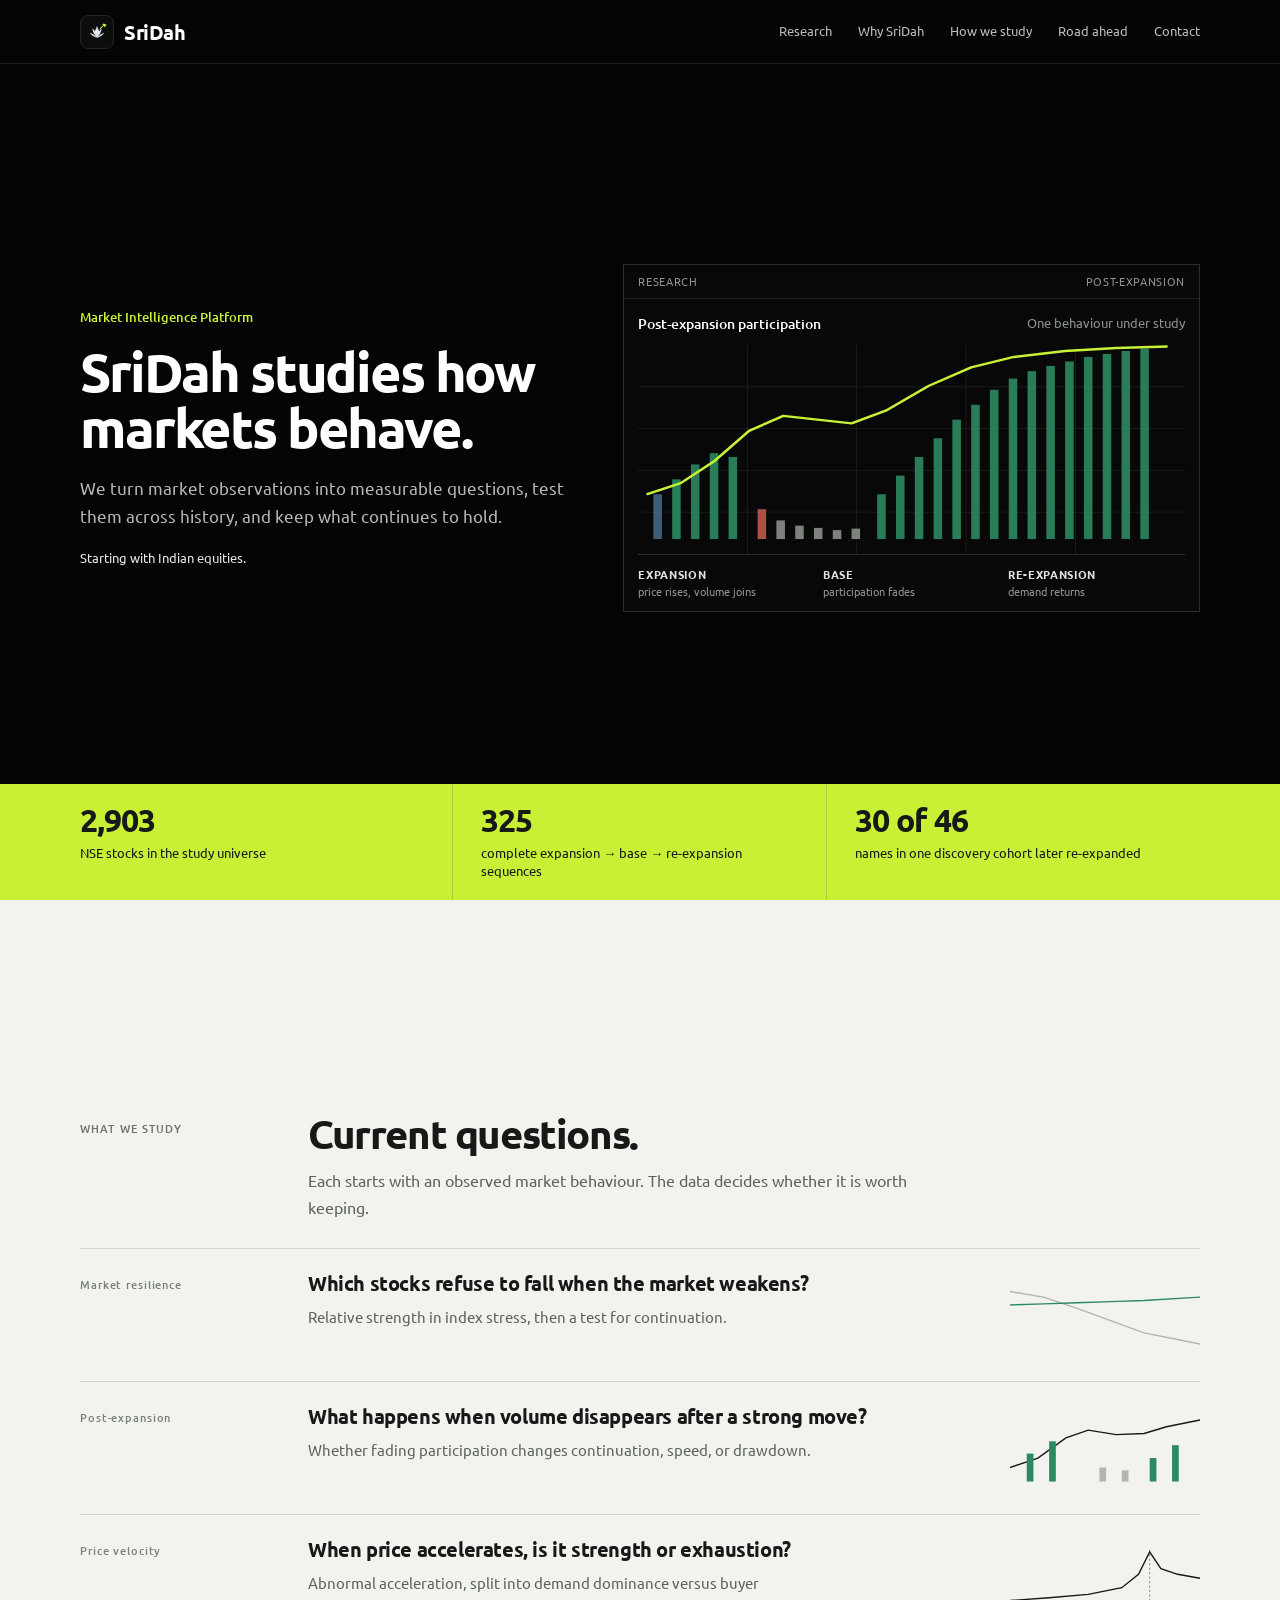
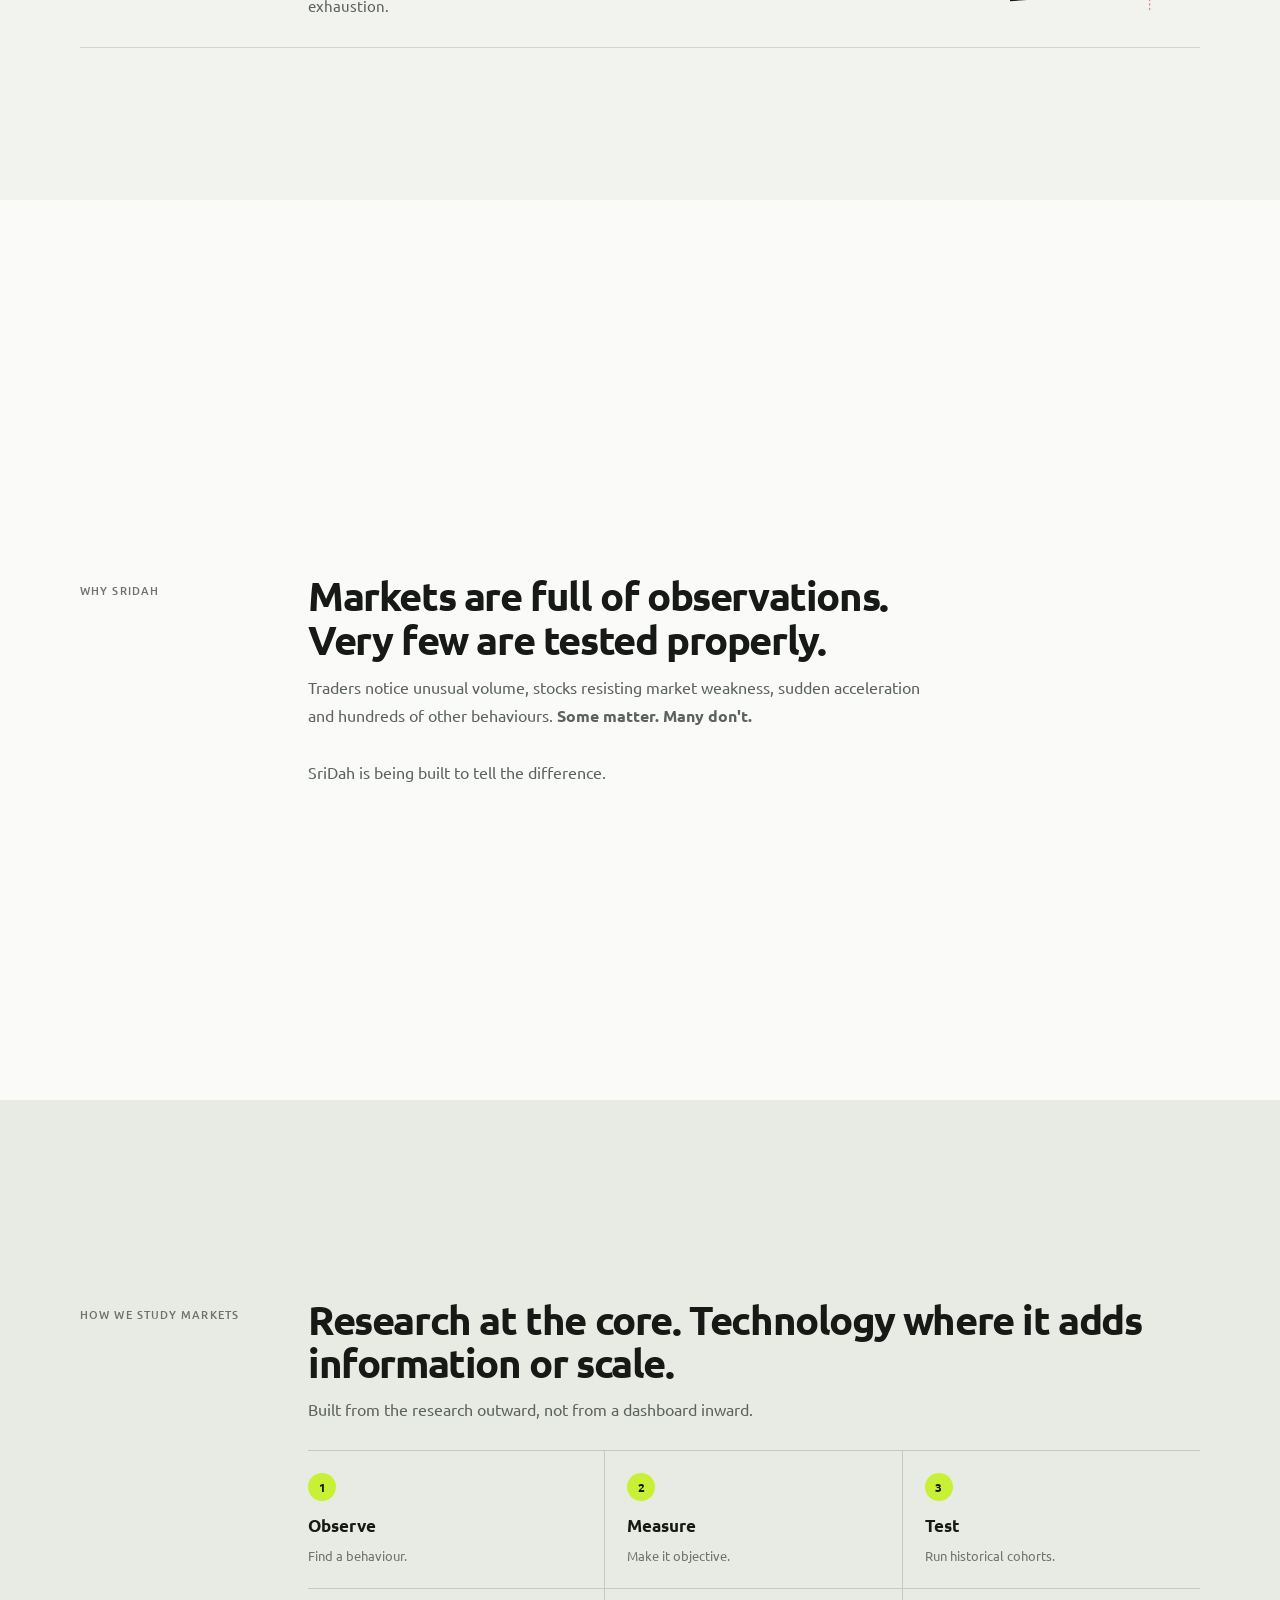
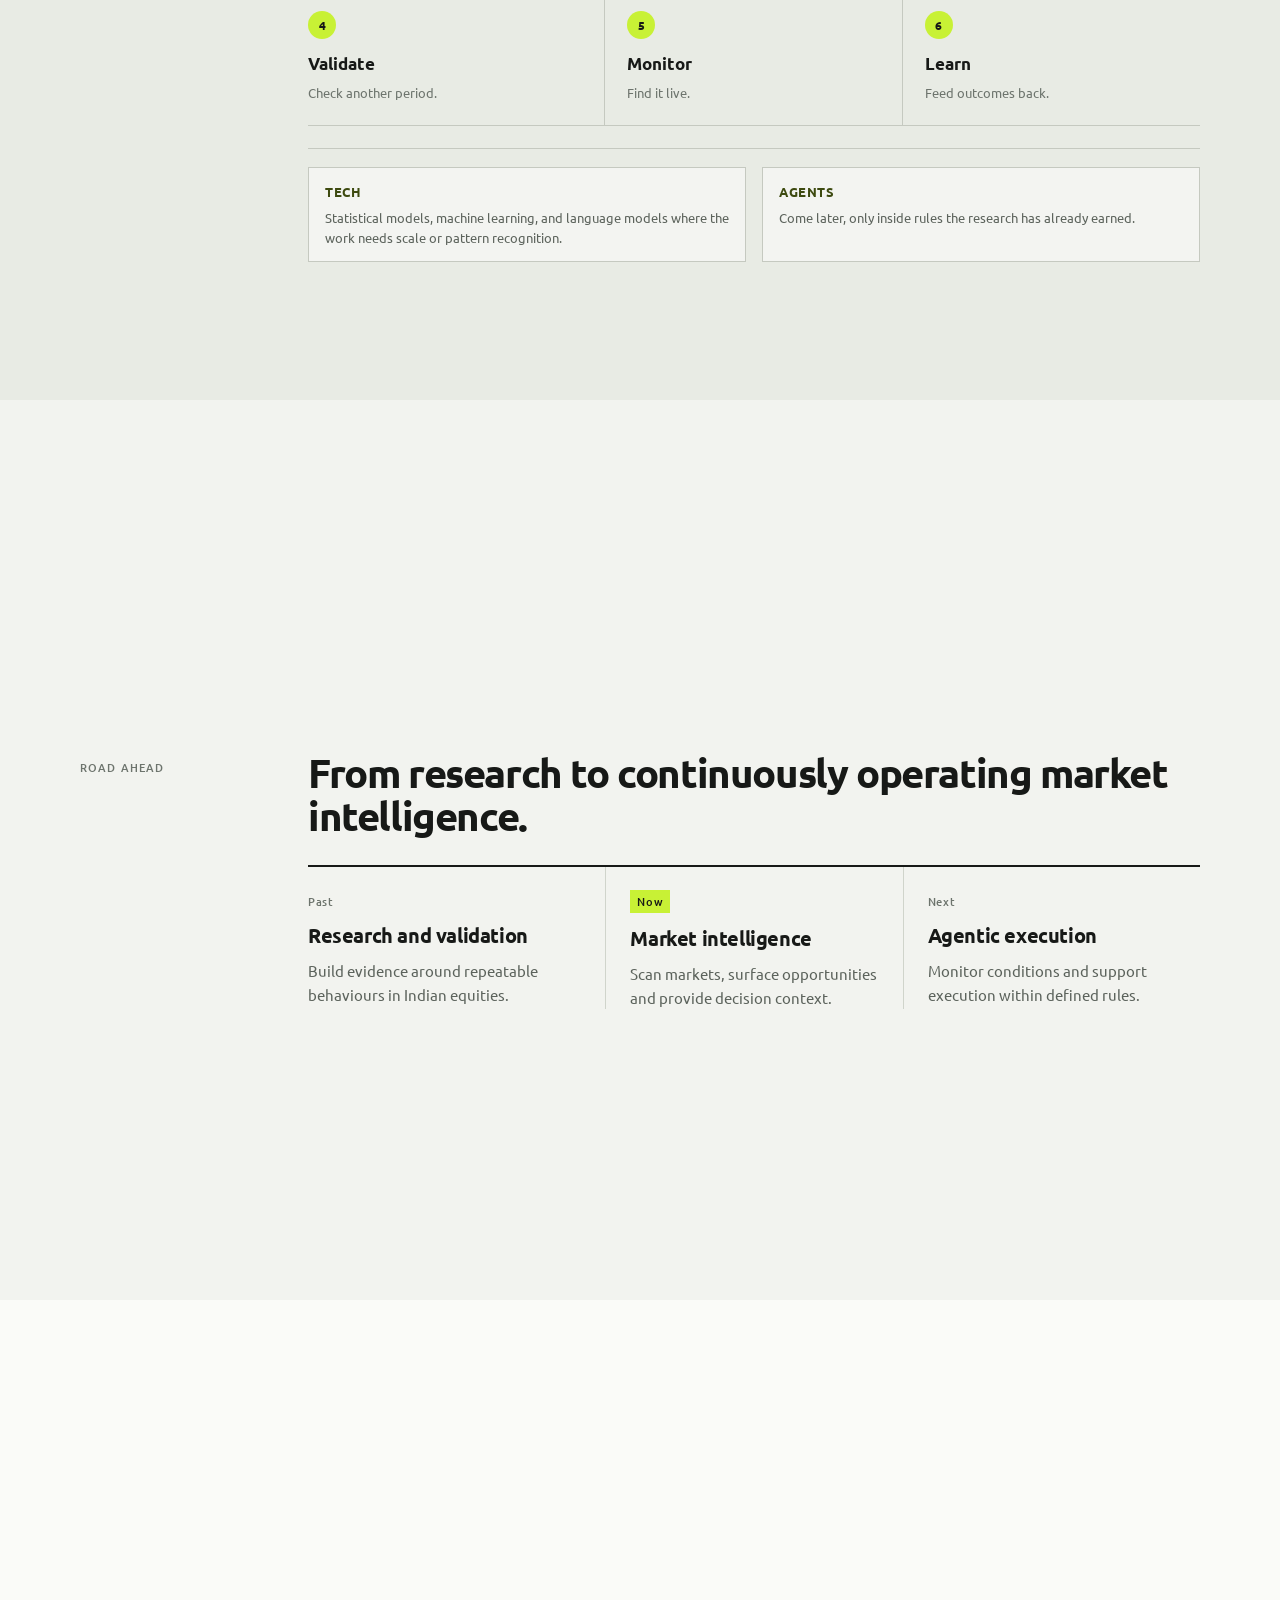
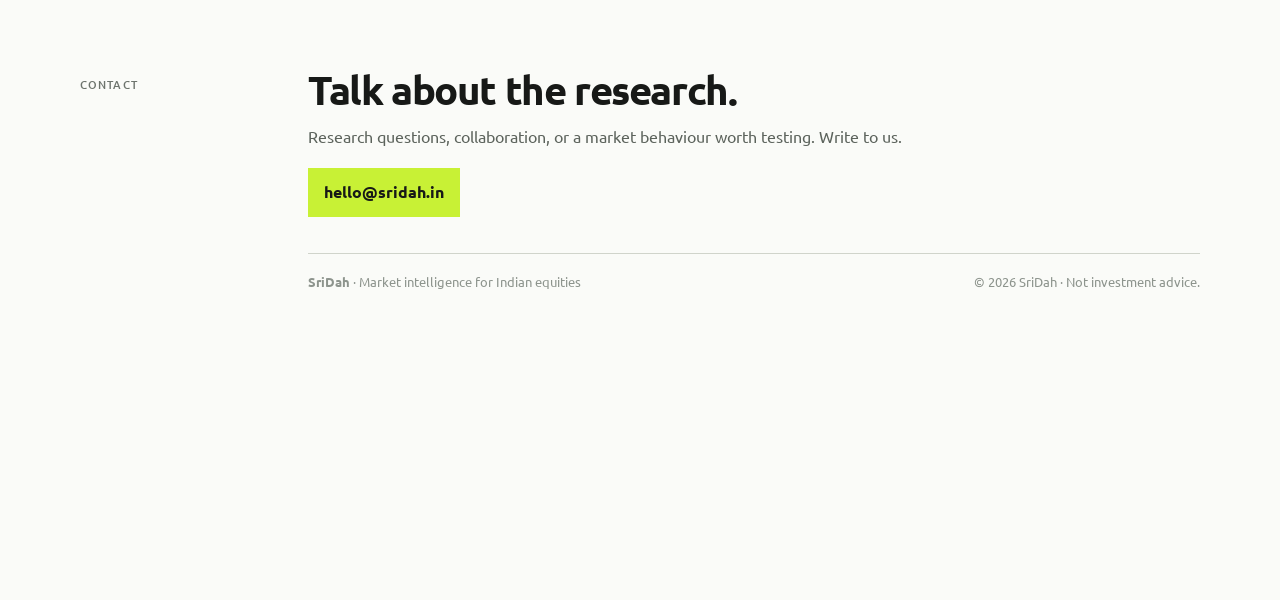
<file: index.html>
<!doctype html>
<html lang="en">
<head>
<meta charset="utf-8">
<meta name="viewport" content="width=device-width,initial-scale=1">
<title>SriDah</title>
<link rel="icon" href="favicon.svg" type="image/svg+xml">
<link rel="preconnect" href="https://fonts.googleapis.com">
<link rel="preconnect" href="https://fonts.gstatic.com" crossorigin>
<link href="https://fonts.googleapis.com/css2?family=Ubuntu:wght@400;500;700&display=swap" rel="stylesheet">
<style>
:root{
  --d:#050505;
  --lime:#c8f135;
  --paper:#f2f3ef;
  --mid:#e8ebe4;
  --ink:#171917;
  --muted:#6d746d;
  --line:#d0d4cb;
  --green:#2c8a61;
  --red:#c25750;
  --blue:#426785;
  --rail:180px;
  --gap:48px;
  --nav-h:64px;
}
*{box-sizing:border-box}
html{
  height:100%;
  scroll-snap-type:y mandatory;
  scroll-behavior:smooth;
  scroll-padding-top:var(--nav-h);
}
body{
  margin:0;
  font-family:Ubuntu,Arial,sans-serif;
  color:var(--ink);
  background:var(--d);
  font-size:16px;
  line-height:1.55;
  -webkit-font-smoothing:antialiased;
}
a{text-decoration:none;color:inherit}
.w{width:calc(100% - 64px);max-width:1120px;margin:0 auto}

/* Fixed header — always visible across slides */
header{
  position:fixed;top:0;left:0;right:0;z-index:100;
  height:var(--nav-h);
  background:rgba(5,5,5,.96);
  border-bottom:1px solid #1c1e1c;
  color:#fff;
}
.nav{height:var(--nav-h);display:flex;align-items:center;justify-content:space-between}
.brand{display:flex;align-items:center;gap:10px;font-size:20px;font-weight:700;letter-spacing:-0.02em}
.brand-mark{
  width:34px;height:34px;border-radius:8px;background:#0c0e0c;border:1px solid #222;
  display:grid;place-items:center;flex:0 0 34px;
}
.brand-mark svg{width:20px;height:20px;display:block}
nav{display:flex;gap:26px;font-size:13px;color:#b8beb8}
nav a{padding:4px 0;border-bottom:1px solid transparent}
nav a:hover,nav a.is-on{color:var(--lime);border-bottom-color:var(--lime)}

/*
  2.0 sketch = one screen per section (PowerPoint).
  Each .slide fills the viewport under the fixed header.
*/
.slide{
  min-height:100dvh;
  padding:calc(var(--nav-h) + 36px) 0 40px;
  scroll-snap-align:start;
  scroll-snap-stop:always;
  display:flex;
  flex-direction:column;
  justify-content:center;
}
.slide-inner{width:100%}

.rail{display:grid;grid-template-columns:var(--rail) minmax(0,1fr);gap:var(--gap);align-items:start}
.kicker{
  font-size:11px;font-weight:500;letter-spacing:0.1em;text-transform:uppercase;
  color:var(--muted);padding-top:8px;
}
.slide h2{
  font-size:40px;line-height:1.08;letter-spacing:-0.035em;margin:0 0 12px;font-weight:700;
}
.lede{margin:0;color:#5c635c;font-size:16px;line-height:1.65;max-width:40em}

/* —— HOME —— */
#home{background:var(--d);color:#fff;padding-bottom:0;justify-content:stretch}
#home .home-main{flex:1;display:flex;align-items:center;padding:24px 0 32px}
.home-grid{
  display:grid;grid-template-columns:minmax(0,0.92fr) minmax(0,1.08fr);
  gap:52px;align-items:center;
}
.eye{font-size:13px;font-weight:500;color:var(--lime);margin:0 0 16px}
#home h1{
  font-size:54px;line-height:1.04;letter-spacing:-0.04em;margin:0 0 18px;
  max-width:15ch;font-weight:700;
}
#home .lede{color:#b4bab4;font-size:17px}
.geo{margin-top:18px;font-size:13px;color:#e8ebe4}

.term{border:1px solid #2a2d2a;background:#070807}
.term-bar{
  height:34px;padding:0 14px;display:flex;align-items:center;justify-content:space-between;
  border-bottom:1px solid #222;font-size:11px;letter-spacing:0.06em;color:#8d948d;text-transform:uppercase;
}
.term-title{padding:14px 14px 0;display:flex;justify-content:space-between;gap:12px;font-size:13px;color:#8d948d}
.term-title b{color:#fff;font-size:14px;font-weight:500}
.term-chart{height:210px;margin:10px 14px 0;border-bottom:1px solid #2a2d2a}
.term-chart svg{width:100%;height:100%;display:block}
.term-phases{display:grid;grid-template-columns:repeat(3,1fr);gap:8px;padding:12px 14px;font-size:11px;color:#8d948d;line-height:1.35}
.term-phases b{display:block;color:#dfe3df;letter-spacing:0.06em;margin-bottom:2px}

.evidence{background:var(--lime);color:var(--ink);margin-top:auto}
.evidence-grid{display:grid;grid-template-columns:repeat(3,1fr)}
.evidence-item{padding:20px 28px;border-right:1px solid rgba(23,25,23,.16)}
.evidence-item:first-child{padding-left:0}
.evidence-item:last-child{border-right:0;padding-right:0}
.evidence-item b{display:block;font-size:32px;line-height:1;margin:0 0 8px;letter-spacing:-0.03em}
.evidence-item span{display:block;font-size:13px;line-height:1.4;max-width:22em}

/* —— RESEARCH —— */
#research{background:var(--paper)}
.questions{margin-top:28px;border-top:1px solid var(--line)}
.q{
  display:grid;grid-template-columns:var(--rail) minmax(0,1fr) 190px;
  gap:var(--gap);align-items:start;padding:22px 0;border-bottom:1px solid var(--line);
}
.q .tag{font-size:11px;font-weight:500;letter-spacing:0.08em;color:#7a817a;padding-top:5px}
.q h3{font-size:20px;line-height:1.28;letter-spacing:-0.02em;margin:0 0 8px;font-weight:700}
.q p{margin:0;color:#5c635c;font-size:15px;line-height:1.55;max-width:34em}
.q .spark{height:88px}
.q .spark svg{width:100%;height:100%;display:block}

/* —— WHY —— */
#why{background:#fafbf8}
#why h2{max-width:16em}
#why .lede{line-height:1.75}

/* —— HOW (sketch: pipeline + Tech / Agents callouts) —— */
#how{background:var(--mid)}
.pipeline{
  margin-top:28px;display:grid;grid-template-columns:repeat(3,1fr);
  border-top:1px solid #c5c9c0;counter-reset:step;
}
.step{padding:22px 22px 22px 0;border-bottom:1px solid #c5c9c0;border-right:1px solid #c5c9c0;counter-increment:step}
.step:nth-child(3n){border-right:0;padding-right:0}
.step:nth-child(3n+2),.step:nth-child(3n){padding-left:22px}
.step:before{
  content:counter(step);
  display:grid;place-items:center;width:28px;height:28px;border-radius:50%;
  background:var(--lime);color:var(--ink);font-size:12px;font-weight:700;margin:0 0 12px;
}
.step b{display:block;font-size:17px;margin:0 0 6px}
.step span{display:block;font-size:13px;color:var(--muted)}

.side-notes{
  margin-top:22px;display:grid;grid-template-columns:1fr 1fr;gap:16px;
  border-top:1px solid #c5c9c0;padding-top:18px;
}
.note{
  border:1px solid #c5c9c0;background:rgba(255,255,255,.45);
  padding:14px 16px;
}
.note strong{display:block;font-size:13px;letter-spacing:0.04em;text-transform:uppercase;margin:0 0 6px;color:#3d4a10}
.note p{margin:0;font-size:13px;color:#5c635c;line-height:1.5}

/* —— ROAD —— */
#road{background:var(--paper)}
.phases{margin-top:28px;display:grid;grid-template-columns:repeat(3,1fr);border-top:2px solid var(--ink)}
.phase{padding:20px 24px 0 0}
.phase + .phase{border-left:1px solid var(--line);padding-left:24px}
.phase .when{display:inline-block;font-size:11px;font-weight:500;letter-spacing:0.06em;color:var(--muted);margin:0 0 10px}
.phase.is-now .when{background:var(--lime);color:var(--ink);padding:3px 7px}
.phase h3{font-size:20px;margin:0 0 8px;letter-spacing:-0.02em}
.phase p{margin:0;color:#5c635c;font-size:15px;line-height:1.55}

/* —— CONTACT —— */
#contact{background:#fafbf8}
.mail{
  display:inline-block;margin-top:18px;background:var(--lime);color:var(--ink);
  padding:12px 16px;font-weight:700;
}
.legal{
  margin-top:36px;padding-top:18px;border-top:1px solid var(--line);
  display:flex;justify-content:space-between;gap:16px;font-size:13px;color:#8d948d;
}

@media(max-width:900px){
  :root{--gap:18px}
  .w{width:calc(100% - 36px)}
  nav{display:none}
  html{scroll-snap-type:y proximity}
  .slide{justify-content:flex-start;padding-top:calc(var(--nav-h) + 28px)}
  #home h1{font-size:38px;max-width:none}
  .home-grid,.rail,.q{grid-template-columns:1fr;gap:14px}
  .evidence-grid,.pipeline,.phases,.side-notes{grid-template-columns:1fr}
  .evidence-item,.step,.phase{padding:16px 0;border-right:0;border-left:0}
  .evidence-item + .evidence-item,.step + .step,.phase + .phase{border-top:1px solid rgba(23,25,23,.14)}
  .step:nth-child(3n+2),.step:nth-child(3n){padding-left:0}
  .q .spark{height:110px;max-width:280px}
}
@media(prefers-reduced-motion:reduce){
  html{scroll-behavior:auto;scroll-snap-type:none}
}
</style>
</head>
<body>
<header>
  <div class="w nav">
    <a class="brand" href="#home">
      <span class="brand-mark" aria-hidden="true">
        <svg viewBox="0 0 32 32" xmlns="http://www.w3.org/2000/svg">
          <path fill="#e8eef6" d="M16 25.2C11.2 23.6 6.4 20.4 4.2 16.6c4.1 1.6 8.4 4.2 11.8 8.6z"/>
          <path fill="#e8eef6" d="M16 25.2c4.8-1.6 9.6-4.8 11.8-8.6-4.1 1.6-8.4 4.2-11.8 8.6z"/>
          <path fill="#e8eef6" d="M16 24.6C11.6 20.4 8.4 14.6 8.6 9.8c3.2 3.2 6.2 8 7.4 14.8z"/>
          <path fill="#e8eef6" d="M16 24.6c4.4-4.2 7.6-10 7.4-14.8-3.2 3.2-6.2 8-7.4 14.8z"/>
          <path fill="#e8eef6" d="M16 24.8c-2.8-4.8-4.2-10.2-3.2-14.6 1.8 3.4 2.8 8.2 3.2 14.6z"/>
          <path fill="#e8eef6" d="M16 24.8c2.8-4.8 4.2-10.2 3.2-14.6-1.8 3.4-2.8 8.2-3.2 14.6z"/>
          <path fill="#e8eef6" d="M16 6.2c1.9 3.6 2.5 9.2.4 18.6h-.8C13.5 15.4 14.1 9.8 16 6.2z"/>
          <path fill="none" stroke="#c8f135" stroke-width="1.7" stroke-linecap="round" d="M21.4 10.2c2.2-2.4 4.6-4.4 7.4-5.6"/>
          <path fill="#c8f135" d="M26.4 2.4l5 2.1-3.4 4.1-.8-2.8-2.8-.8z"/>
        </svg>
      </span>
      <span>SriDah</span>
    </a>
    <nav>
      <a href="#research">Research</a>
      <a href="#why">Why SriDah</a>
      <a href="#how">How we study</a>
      <a href="#road">Road ahead</a>
      <a href="#contact">Contact</a>
    </nav>
  </div>
</header>

<!-- Sketch screen 1: Home -->
<section class="slide" id="home">
  <div class="home-main">
    <div class="w home-grid">
      <div>
        <div class="eye">Market Intelligence Platform</div>
        <h1>SriDah studies how markets behave.</h1>
        <p class="lede">We turn market observations into measurable questions, test them across history, and keep what continues to hold.</p>
        <div class="geo">Starting with Indian equities.</div>
      </div>
      <div class="term">
        <div class="term-bar"><span>Research</span><span>Post-expansion</span></div>
        <div class="term-title">
          <b>Post-expansion participation</b>
          <span>One behaviour under study</span>
        </div>
        <div class="term-chart">
          <svg viewBox="0 0 640 280" preserveAspectRatio="none" aria-hidden="true">
            <g stroke="#1e221e" stroke-width="1">
              <line x1="0" y1="56" x2="640" y2="56"/><line x1="0" y1="112" x2="640" y2="112"/>
              <line x1="0" y1="168" x2="640" y2="168"/><line x1="0" y1="224" x2="640" y2="224"/>
              <line x1="128" y1="0" x2="128" y2="280"/><line x1="256" y1="0" x2="256" y2="280"/>
              <line x1="384" y1="0" x2="384" y2="280"/><line x1="512" y1="0" x2="512" y2="280"/>
            </g>
            <g opacity=".9">
              <rect x="18" y="200" width="10" height="60" fill="#426785"/>
              <rect x="40" y="180" width="10" height="80" fill="#2c8a61"/>
              <rect x="62" y="160" width="10" height="100" fill="#2c8a61"/>
              <rect x="84" y="145" width="10" height="115" fill="#2c8a61"/>
              <rect x="106" y="150" width="10" height="110" fill="#2c8a61"/>
              <rect x="140" y="220" width="10" height="40" fill="#c25750"/>
              <rect x="162" y="235" width="10" height="25" fill="#8a908a"/>
              <rect x="184" y="242" width="10" height="18" fill="#8a908a"/>
              <rect x="206" y="245" width="10" height="15" fill="#8a908a"/>
              <rect x="228" y="248" width="10" height="12" fill="#8a908a"/>
              <rect x="250" y="246" width="10" height="14" fill="#8a908a"/>
              <rect x="280" y="200" width="10" height="60" fill="#2c8a61"/>
              <rect x="302" y="175" width="10" height="85" fill="#2c8a61"/>
              <rect x="324" y="150" width="10" height="110" fill="#2c8a61"/>
              <rect x="346" y="125" width="10" height="135" fill="#2c8a61"/>
              <rect x="368" y="100" width="10" height="160" fill="#2c8a61"/>
              <rect x="390" y="80" width="10" height="180" fill="#2c8a61"/>
              <rect x="412" y="60" width="10" height="200" fill="#2c8a61"/>
              <rect x="434" y="45" width="10" height="215" fill="#2c8a61"/>
              <rect x="456" y="35" width="10" height="225" fill="#2c8a61"/>
              <rect x="478" y="28" width="10" height="232" fill="#2c8a61"/>
              <rect x="500" y="22" width="10" height="238" fill="#2c8a61"/>
              <rect x="522" y="16" width="10" height="244" fill="#2c8a61"/>
              <rect x="544" y="12" width="10" height="248" fill="#2c8a61"/>
              <rect x="566" y="8" width="10" height="252" fill="#2c8a61"/>
              <rect x="588" y="5" width="10" height="255" fill="#2c8a61"/>
            </g>
            <polyline fill="none" stroke="#c8f135" stroke-width="3.2" stroke-linejoin="round"
              points="10,200 50,185 90,155 130,115 170,95 210,100 250,105 290,88 340,55 390,30 440,16 500,8 560,4 620,2"/>
          </svg>
        </div>
        <div class="term-phases">
          <div><b>EXPANSION</b>price rises, volume joins</div>
          <div><b>BASE</b>participation fades</div>
          <div><b>RE-EXPANSION</b>demand returns</div>
        </div>
      </div>
    </div>
  </div>
  <div class="evidence">
    <div class="w evidence-grid">
      <div class="evidence-item"><b>2,903</b><span>NSE stocks in the study universe</span></div>
      <div class="evidence-item"><b>325</b><span>complete expansion → base → re-expansion sequences</span></div>
      <div class="evidence-item"><b>30 of 46</b><span>names in one discovery cohort later re-expanded</span></div>
    </div>
  </div>
</section>

<!-- Sketch screen 2: Research -->
<section class="slide" id="research">
  <div class="w slide-inner">
    <div class="rail">
      <div class="kicker">What we study</div>
      <div>
        <h2>Current questions.</h2>
        <p class="lede">Each starts with an observed market behaviour. The data decides whether it is worth keeping.</p>
      </div>
    </div>
    <div class="questions">
      <div class="q">
        <div class="tag">Market resilience</div>
        <div>
          <h3>Which stocks refuse to fall when the market weakens?</h3>
          <p>Relative strength in index stress, then a test for continuation.</p>
        </div>
        <div class="spark">
          <svg viewBox="0 0 340 120" aria-hidden="true">
            <polyline fill="none" stroke="#b0b5b0" stroke-width="2.5" points="0,18 60,28 120,48 180,70 240,92 340,112"/>
            <polyline fill="none" stroke="#2c8a61" stroke-width="2.5" points="0,42 60,40 120,38 180,36 240,34 340,28"/>
          </svg>
        </div>
      </div>
      <div class="q">
        <div class="tag">Post-expansion</div>
        <div>
          <h3>What happens when volume disappears after a strong move?</h3>
          <p>Whether fading participation changes continuation, speed, or drawdown.</p>
        </div>
        <div class="spark">
          <svg viewBox="0 0 340 120" aria-hidden="true">
            <polyline fill="none" stroke="#171917" stroke-width="2.5" points="0,95 50,78 100,42 140,28 190,36 240,34 280,22 340,10"/>
            <rect x="30" y="70" width="12" height="50" fill="#2c8a61"/>
            <rect x="70" y="48" width="12" height="72" fill="#2c8a61"/>
            <rect x="160" y="95" width="12" height="25" fill="#b0b5b0"/>
            <rect x="200" y="100" width="12" height="20" fill="#b0b5b0"/>
            <rect x="250" y="78" width="12" height="42" fill="#2c8a61"/>
            <rect x="290" y="55" width="12" height="65" fill="#2c8a61"/>
          </svg>
        </div>
      </div>
      <div class="q">
        <div class="tag">Price velocity</div>
        <div>
          <h3>When price accelerates, is it strength or exhaustion?</h3>
          <p>Abnormal acceleration, split into demand dominance versus buyer exhaustion.</p>
        </div>
        <div class="spark">
          <svg viewBox="0 0 340 120" aria-hidden="true">
            <line x1="250" y1="4" x2="250" y2="116" stroke="#c25750" stroke-width="1.5" stroke-dasharray="4 4"/>
            <polyline fill="none" stroke="#171917" stroke-width="2.5" points="0,95 70,90 140,84 200,72 230,48 250,8 270,38 300,48 340,55"/>
          </svg>
        </div>
      </div>
    </div>
  </div>
</section>

<!-- Sketch screen 3: Why -->
<section class="slide" id="why">
  <div class="w slide-inner">
    <div class="rail">
      <div class="kicker">Why SriDah</div>
      <div>
        <h2>Markets are full of observations. Very few are tested properly.</h2>
        <p class="lede">Traders notice unusual volume, stocks resisting market weakness, sudden acceleration and hundreds of other behaviours. <b>Some matter. Many don't.</b><br><br>SriDah is being built to tell the difference.</p>
      </div>
    </div>
  </div>
</section>

<!-- Sketch screen 4: How — pipeline + Tech / Agents boxes from the board -->
<section class="slide" id="how">
  <div class="w slide-inner">
    <div class="rail">
      <div class="kicker">How we study markets</div>
      <div>
        <h2>Research at the core. Technology where it adds information or scale.</h2>
        <p class="lede">Built from the research outward, not from a dashboard inward.</p>
        <div class="pipeline">
          <div class="step"><b>Observe</b><span>Find a behaviour.</span></div>
          <div class="step"><b>Measure</b><span>Make it objective.</span></div>
          <div class="step"><b>Test</b><span>Run historical cohorts.</span></div>
          <div class="step"><b>Validate</b><span>Check another period.</span></div>
          <div class="step"><b>Monitor</b><span>Find it live.</span></div>
          <div class="step"><b>Learn</b><span>Feed outcomes back.</span></div>
        </div>
        <div class="side-notes">
          <div class="note">
            <strong>Tech</strong>
            <p>Statistical models, machine learning, and language models where the work needs scale or pattern recognition.</p>
          </div>
          <div class="note">
            <strong>Agents</strong>
            <p>Come later, only inside rules the research has already earned.</p>
          </div>
        </div>
      </div>
    </div>
  </div>
</section>

<!-- Sketch screen 5: Road — Past / Now / Next -->
<section class="slide" id="road">
  <div class="w slide-inner">
    <div class="rail">
      <div class="kicker">Road ahead</div>
      <div>
        <h2>From research to continuously operating market intelligence.</h2>
        <div class="phases">
          <div class="phase">
            <div class="when">Past</div>
            <h3>Research and validation</h3>
            <p>Build evidence around repeatable behaviours in Indian equities.</p>
          </div>
          <div class="phase is-now">
            <div class="when">Now</div>
            <h3>Market intelligence</h3>
            <p>Scan markets, surface opportunities and provide decision context.</p>
          </div>
          <div class="phase">
            <div class="when">Next</div>
            <h3>Agentic execution</h3>
            <p>Monitor conditions and support execution within defined rules.</p>
          </div>
        </div>
      </div>
    </div>
  </div>
</section>

<!-- Sketch screen 6: Contact -->
<section class="slide" id="contact">
  <div class="w slide-inner">
    <div class="rail">
      <div class="kicker">Contact</div>
      <div>
        <h2>Talk about the research.</h2>
        <p class="lede">Research questions, collaboration, or a market behaviour worth testing. Write to us.</p>
        <a class="mail" href="mailto:hello@sridah.in">hello@sridah.in</a>
        <div class="legal">
          <div><b>SriDah</b> · Market intelligence for Indian equities</div>
          <div>© 2026 SriDah · Not investment advice.</div>
        </div>
      </div>
    </div>
  </div>
</section>

<script>
(function () {
  var links = [].slice.call(document.querySelectorAll("nav a[href^='#']"));
  var slides = [].slice.call(document.querySelectorAll(".slide[id]"));
  var map = {};
  links.forEach(function (a) { map[a.getAttribute("href").slice(1)] = a; });

  function setOn(id) {
    links.forEach(function (a) { a.classList.remove("is-on"); });
    if (map[id]) map[id].classList.add("is-on");
  }

  function fromHash() {
    var id = (location.hash || "#home").slice(1);
    setOn(id === "home" ? "" : id);
    if (id === "home") links.forEach(function (a) { a.classList.remove("is-on"); });
  }

  window.addEventListener("hashchange", fromHash);
  fromHash();

  if (!("IntersectionObserver" in window)) return;
  var io = new IntersectionObserver(function (entries) {
    entries.forEach(function (e) {
      if (!e.isIntersecting) return;
      if (e.target.id === "home") {
        links.forEach(function (a) { a.classList.remove("is-on"); });
        return;
      }
      setOn(e.target.id);
    });
  }, { rootMargin: "-45% 0px -45% 0px", threshold: 0 });
  slides.forEach(function (s) { io.observe(s); });
})();
</script>
</body>
</html>
</file>
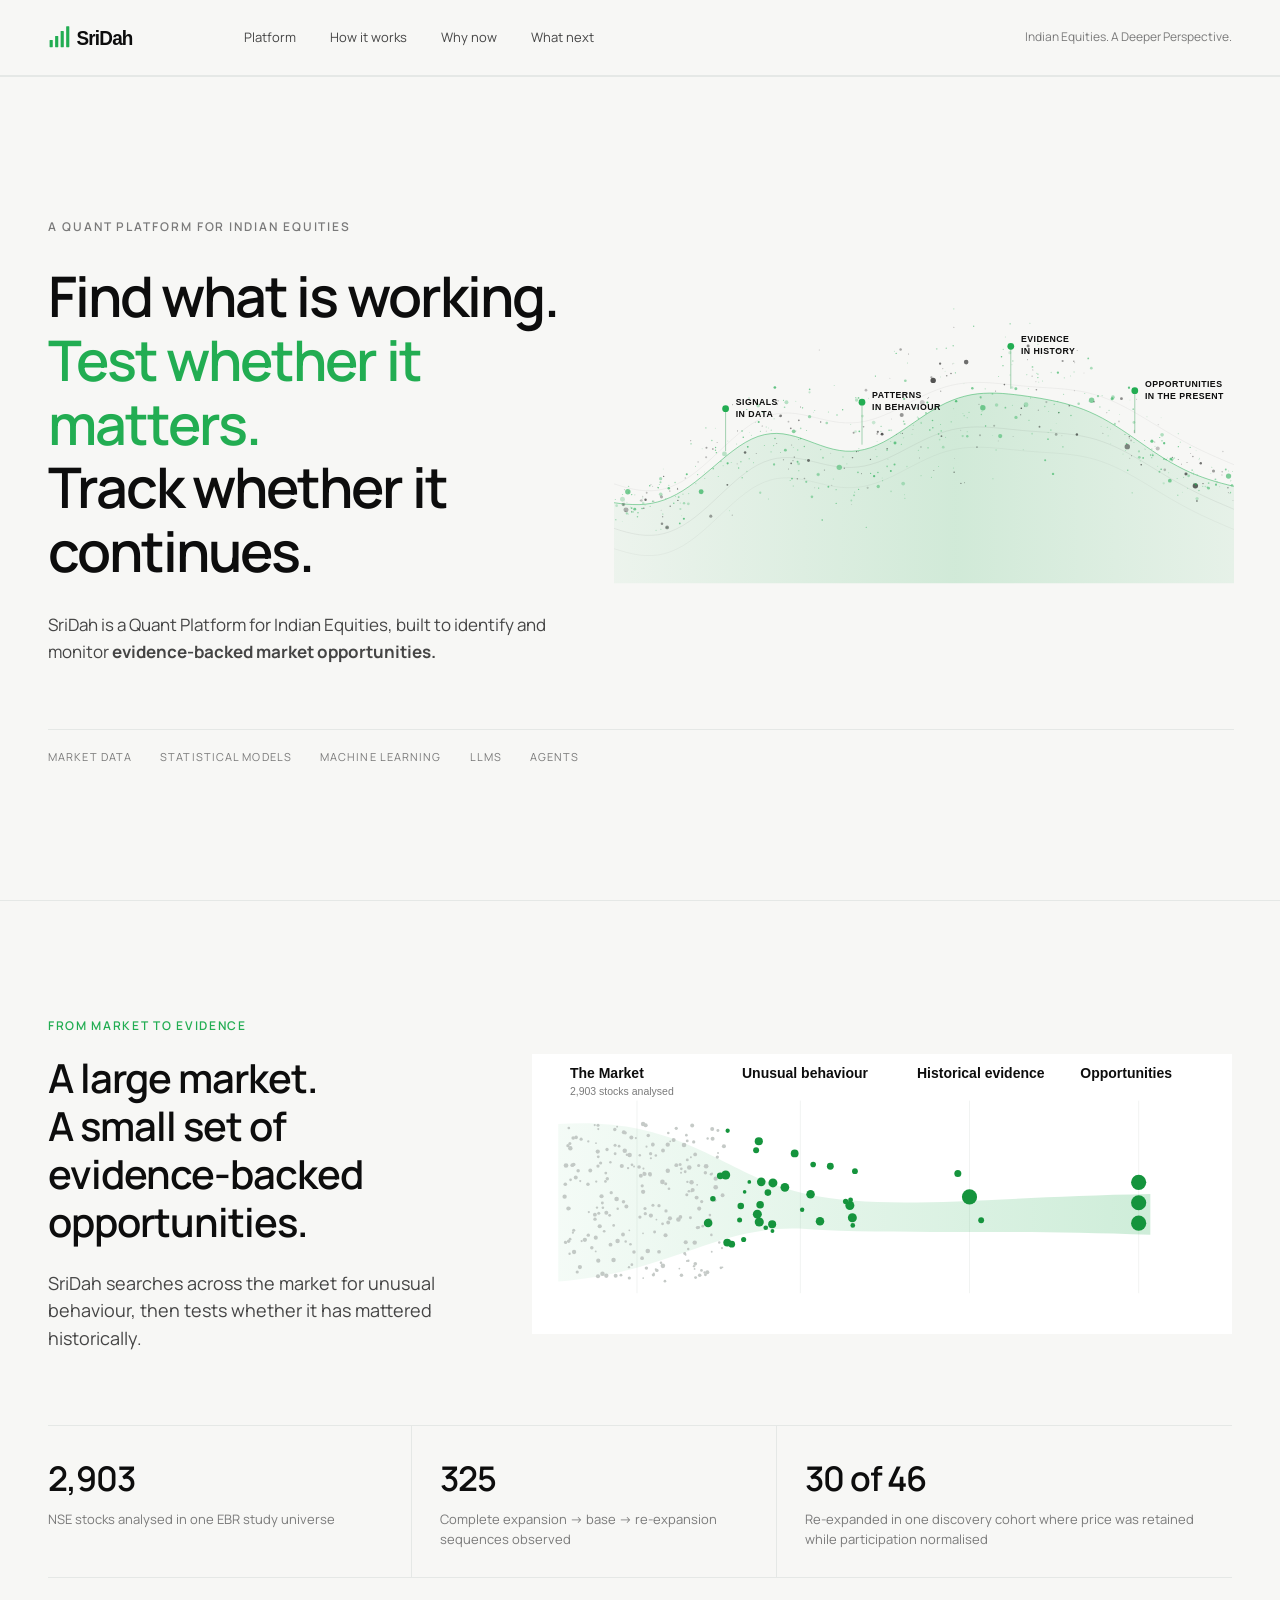
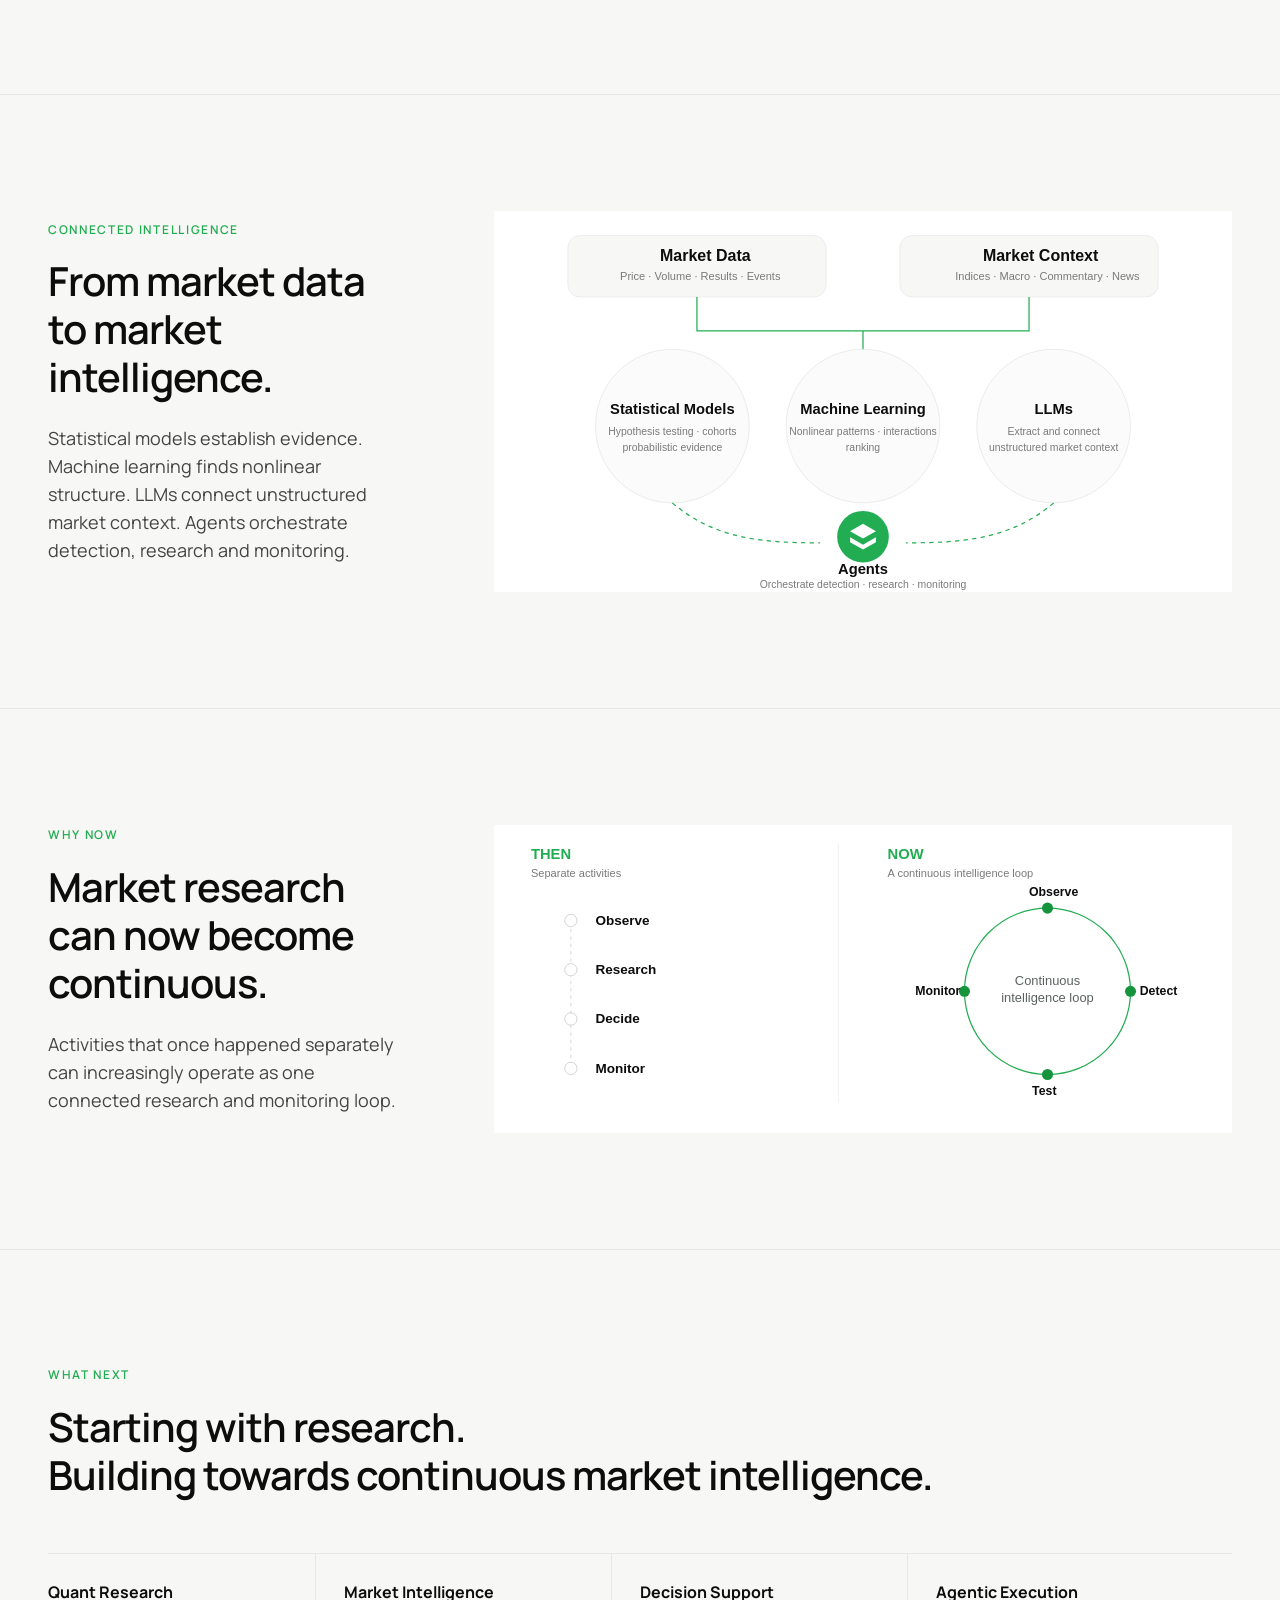
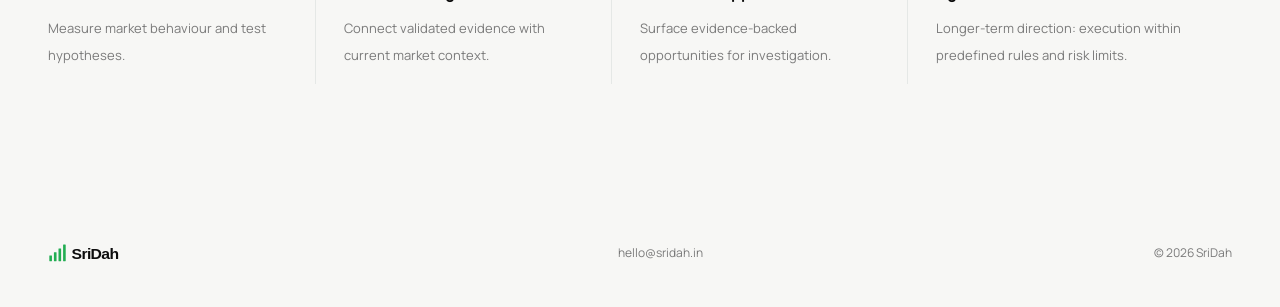
<file: sridah-v4.1-site/sridah-v4.1-site/index.html>
<!doctype html><html lang="en"><head><meta charset="utf-8"><meta name="viewport" content="width=device-width,initial-scale=1"><title>SriDah | Quant Platform for Indian Equities</title><meta name="description" content="SriDah is a Quant Platform for Indian Equities, built to identify and monitor evidence-backed market opportunities."><link rel="stylesheet" href="styles.css"></head><body>
<header class="nav"><div class="wrap"><a class="brand" href="#top"><img src="assets/sridah-wordmark.svg" alt="SriDah"></a><nav class="links"><a href="#platform">Platform</a><a href="#system">How it works</a><a href="#why">Why now</a><a href="#next">What next</a></nav><div class="navnote">Indian Equities. A Deeper Perspective.</div></div></header>
<main id="top"><section class="hero"><div class="wrap hero-grid"><div><p class="eyebrow">A Quant Platform for Indian Equities</p><h1><span>Find what is working.</span><span class="green">Test whether it matters.</span><span>Track whether it continues.</span></h1><p class="lede">SriDah is a Quant Platform for Indian Equities, built to identify and monitor <strong>evidence-backed market opportunities.</strong></p></div><div class="hero-art"><img src="assets/hero-market-behaviour.svg" alt="Abstract quantitative market behaviour surface"></div><div class="techrail"><span>Market Data</span><span>Statistical Models</span><span>Machine Learning</span><span>LLMs</span><span>Agents</span></div></div></section>
<section id="platform"><div class="wrap"><div class="section-grid"><div><div class="kicker">From market to evidence</div><h2>A large market.<br>A small set of evidence-backed opportunities.</h2><p class="copy">SriDah searches across the market for unusual behaviour, then tests whether it has mattered historically.</p></div><div class="visual"><img src="assets/market-compression.svg" alt="Market compression from broad universe to opportunities"></div></div><div class="evidence"><div class="stat"><div class="num">2,903</div><div class="label">NSE stocks analysed in one EBR study universe</div></div><div class="stat"><div class="num">325</div><div class="label">Complete expansion → base → re-expansion sequences observed</div></div><div class="stat"><div class="num">30 of 46</div><div class="label">Re-expanded in one discovery cohort where price was retained while participation normalised</div></div></div></div></section>
<section id="system" class="architecture"><div class="wrap section-grid"><div><div class="kicker">Connected intelligence</div><h2>From market data to market intelligence.</h2><p class="copy">Statistical models establish evidence. Machine learning finds nonlinear structure. LLMs connect unstructured market context. Agents orchestrate detection, research and monitoring.</p></div><div class="visual"><img src="assets/system-architecture.svg" alt="SriDah connected intelligence architecture"></div></div></section>
<section id="why" class="why"><div class="wrap section-grid"><div><div class="kicker">Why now</div><h2>Market research can now become continuous.</h2><p class="copy">Activities that once happened separately can increasingly operate as one connected research and monitoring loop.</p></div><div class="visual"><img src="assets/why-now.svg" alt="Then versus now continuous market intelligence"></div></div></section>
<section id="next"><div class="wrap"><div class="kicker">What next</div><h2>Starting with research.<br>Building towards continuous market intelligence.</h2><div class="roadmap"><div class="stage"><b>Quant Research</b><span>Measure market behaviour and test hypotheses.</span></div><div class="stage"><b>Market Intelligence</b><span>Connect validated evidence with current market context.</span></div><div class="stage"><b>Decision Support</b><span>Surface evidence-backed opportunities for investigation.</span></div><div class="stage"><b>Agentic Execution</b><span>Longer-term direction: execution within predefined rules and risk limits.</span></div></div></div></section></main>
<footer><div class="wrap foot"><img src="assets/sridah-wordmark.svg" alt="SriDah"><div>hello@sridah.in</div><div>© 2026 SriDah</div></div></footer></body></html>
</file>
<file: sridah-v4.1-site/sridah-v4.1-site/styles.css>
@import url('https://fonts.googleapis.com/css2?family=Manrope:wght@400;500;600;700&display=swap');
:root{--green:#22AD52;--deep:#15943D;--ink:#0D0D0D;--text:#454545;--muted:#7A7A7A;--bg:#F7F7F5;--surface:#fff;--line:#E5E8E6;--max:1440px}
*{box-sizing:border-box}html{scroll-behavior:smooth}body{margin:0;background:var(--bg);color:var(--ink);font-family:Manrope,Arial,sans-serif;font-size:18px;line-height:1.55;-webkit-font-smoothing:antialiased}a{color:inherit;text-decoration:none}.wrap{width:min(var(--max),calc(100% - 96px));margin:auto}.nav{height:76px;border-bottom:1px solid var(--line);background:rgba(247,247,245,.94);display:flex;align-items:center;position:sticky;top:0;z-index:10}.nav .wrap{display:flex;align-items:center;gap:54px}.brand img{width:142px;display:block}.links{display:flex;gap:34px;font-size:13px;color:var(--text)}.navnote{margin-left:auto;font-size:12px;color:var(--muted)}
.hero{min-height:calc(100vh - 76px);display:flex;align-items:center;padding:58px 0 52px}.hero-grid{display:grid;grid-template-columns:minmax(520px,.84fr) minmax(620px,1.16fr);gap:46px;align-items:center}.eyebrow{font-size:12px;line-height:18px;font-weight:600;letter-spacing:.16em;text-transform:uppercase;color:var(--muted);margin:0 0 28px}.hero h1{font-size:56px;line-height:1.14;letter-spacing:-.035em;font-weight:600;margin:0;max-width:620px}.hero h1 span{display:block}.hero h1 .green{color:var(--green)}.lede{max-width:570px;margin:28px 0 0;color:var(--text);font-size:17px;line-height:27px}.hero-art img{width:100%;display:block}.techrail{grid-column:1/-1;border-top:1px solid var(--line);margin-top:18px;padding-top:18px;display:flex;gap:28px;font-size:11px;letter-spacing:.1em;color:var(--muted);text-transform:uppercase}
section{padding:116px 0;border-top:1px solid var(--line)}.section-grid{display:grid;grid-template-columns:.72fr 1.28fr;gap:90px;align-items:center}.kicker{font-size:12px;letter-spacing:.14em;text-transform:uppercase;color:var(--green);font-weight:600;margin-bottom:18px}h2{font-size:40px;line-height:1.2;letter-spacing:-.025em;font-weight:600;margin:0 0 24px}.copy{color:var(--text);max-width:520px}.visual img{width:100%;display:block}.evidence{display:grid;grid-template-columns:1fr 1fr 1.25fr;gap:0;margin-top:54px;border-top:1px solid var(--line);border-bottom:1px solid var(--line)}.stat{padding:26px 28px 28px 0;border-right:1px solid var(--line)}.stat+ .stat{padding-left:28px}.stat:last-child{border-right:0}.num{font-size:34px;font-weight:600;letter-spacing:-.03em}.label{font-size:13px;line-height:20px;color:var(--muted);margin-top:4px}.architecture .section-grid{grid-template-columns:.65fr 1.35fr}.why .section-grid{grid-template-columns:.65fr 1.35fr}.roadmap{display:grid;grid-template-columns:repeat(4,1fr);margin-top:54px;border-top:1px solid var(--line)}.stage{padding:26px 28px 0 0;min-height:130px}.stage:not(:last-child){border-right:1px solid var(--line);margin-right:28px}.stage b{display:block;font-size:16px;margin-bottom:8px}.stage span{font-size:13px;color:var(--muted)}footer{padding:42px 0}.foot{display:flex;align-items:center;justify-content:space-between;font-size:12px;color:var(--muted)}.foot img{width:118px}
@media(max-width:1100px){.wrap{width:min(var(--max),calc(100% - 48px))}.hero{min-height:auto;padding:72px 0}.hero-grid,.section-grid,.architecture .section-grid,.why .section-grid{grid-template-columns:1fr}.hero-grid{gap:34px}.hero h1{font-size:52px}.hero-art{max-width:850px}.section-grid{gap:52px}.links{display:none}.evidence,.roadmap{grid-template-columns:1fr 1fr}.stat:nth-child(2){border-right:0}.stat:last-child{grid-column:1/-1;border-top:1px solid var(--line);padding-left:0}.stage:nth-child(2){border-right:0}.stage:nth-child(3),.stage:nth-child(4){border-top:1px solid var(--line);padding-top:26px}}
@media(max-width:650px){.wrap{width:calc(100% - 32px)}.nav{height:66px}.brand img{width:126px}.navnote{display:none}.hero{padding:52px 0}.hero h1{font-size:40px;line-height:1.12}.hero h1 span{display:inline}.hero h1 span:after{content:' '}.eyebrow{margin-bottom:20px}.lede{font-size:16px;line-height:25px}.techrail{flex-wrap:wrap;gap:10px 20px}section{padding:78px 0}h2{font-size:32px}.evidence,.roadmap{grid-template-columns:1fr}.stat,.stat+.stat,.stat:last-child{border-right:0;border-top:1px solid var(--line);padding:20px 0}.stat:first-child{border-top:0}.stage,.stage:not(:last-child){border-right:0;border-top:1px solid var(--line);margin:0;padding:22px 0;min-height:0}.foot{align-items:flex-start;gap:20px;flex-direction:column}}
</file>
